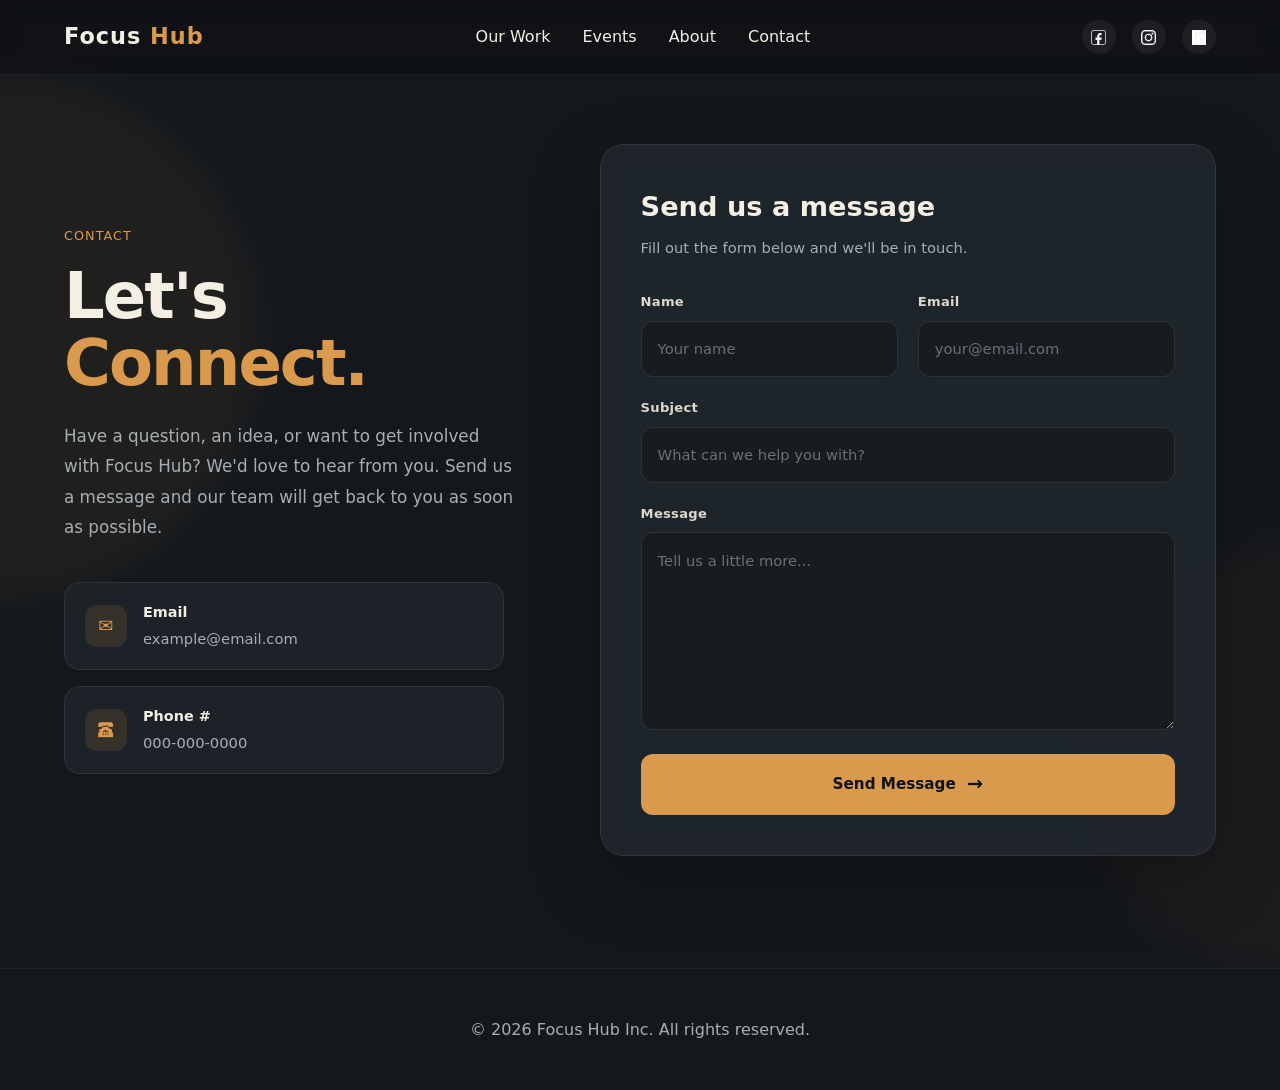
<file: contact.html>
<!DOCTYPE html>
<html lang="en">
<head>
<meta charset="UTF-8">
<meta name="viewport" content="width=device-width, initial-scale=1">
<title>Focus Hub Inc. | Amplifying Indigenous & Immigrant Stories</title>
<link rel="stylesheet" href="styles.css">
</head>
<body>

<header>
  <a href="index.html" class="logo">Focus <span>Hub</span></a>
  <nav>
    <ul>
      <li><a href="whatwedo.html">Our Work</a></li>
      <li><a href="events.html">Events</a></li>
      <li><a href="hiring.html">About</a></li>
      <li><a href="contact.html">Contact</a></li>
    </ul>
  </nav>
  <div class="socials">
    <a href="https://www.facebook.com/profile.php?id=61550973968345" target="_blank" aria-label="Facebook"><img src="images/facebookLogo.png" height="15"></a>
    <a href="https://www.instagram.com/we.are.focushub/" target="_blank" aria-label="Instagram"><img src="images/instaLogo.png" height="15"></a>
    <a href="https://www.linkedin.com/company/focus-hub-inc/" target="_blank" aria-label="LinkedIn"><img src="images/linkedinLoho.png" height="15"></a>
  </div>
</header>

<section id="contact" class="contact-page">
  <div class="contact-container">

    <div class="contact-intro reveal">
      <div class="eyebrow">CONTACT</div>
      <h1>Let's <span>Connect.</span></h1>
      <p>
        Have a question, an idea, or want to get involved with Focus Hub?
        We'd love to hear from you. Send us a message and our team will
        get back to you as soon as possible.
      </p>

      <div class="contact-details">
        <a class="contact-detail-card" href="mailto:example@email.com">
          <div class="contact-icon">✉</div>
          <div><strong>Email</strong><span>example@email.com</span></div>
        </a>

        <div class="contact-detail-card">
          <div class="contact-icon">🕿</div>
          <div><strong>Phone #</strong><span>000-000-0000</span></div>
        </div>
      </div>
    </div>

    <div class="contact-form-card reveal">
      <div class="form-heading">
        <h2>Send us a message</h2>
        <p>Fill out the form below and we'll be in touch.</p>
      </div>

      <form class="contact-form" action="#" method="POST">
        <div class="form-row">
          <div class="form-group">
            <label for="name">Name</label>
            <input type="text" id="name" name="name" placeholder="Your name"
                   autocomplete="name" required>
          </div>
          <div class="form-group">
            <label for="email">Email</label>
            <input type="email" id="email" name="email"
                   placeholder="your@email.com" autocomplete="email" required>
          </div>
        </div>

        <div class="form-group">
          <label for="subject">Subject</label>
          <input type="text" id="subject" name="subject"
                 placeholder="What can we help you with?" required>
        </div>

        <div class="form-group">
          <label for="message">Message</label>
          <textarea id="message" name="message" rows="7"
                    placeholder="Tell us a little more..." required></textarea>
        </div>

        <button class="contact-submit" type="submit">
          Send Message <span>→</span>
        </button>
      </form>
    </div>

  </div>
</section>

<footer>
  © 2026 Focus Hub Inc. All rights reserved.
</footer>

<script src="script.js"></script>
</body>
</html>
</file>
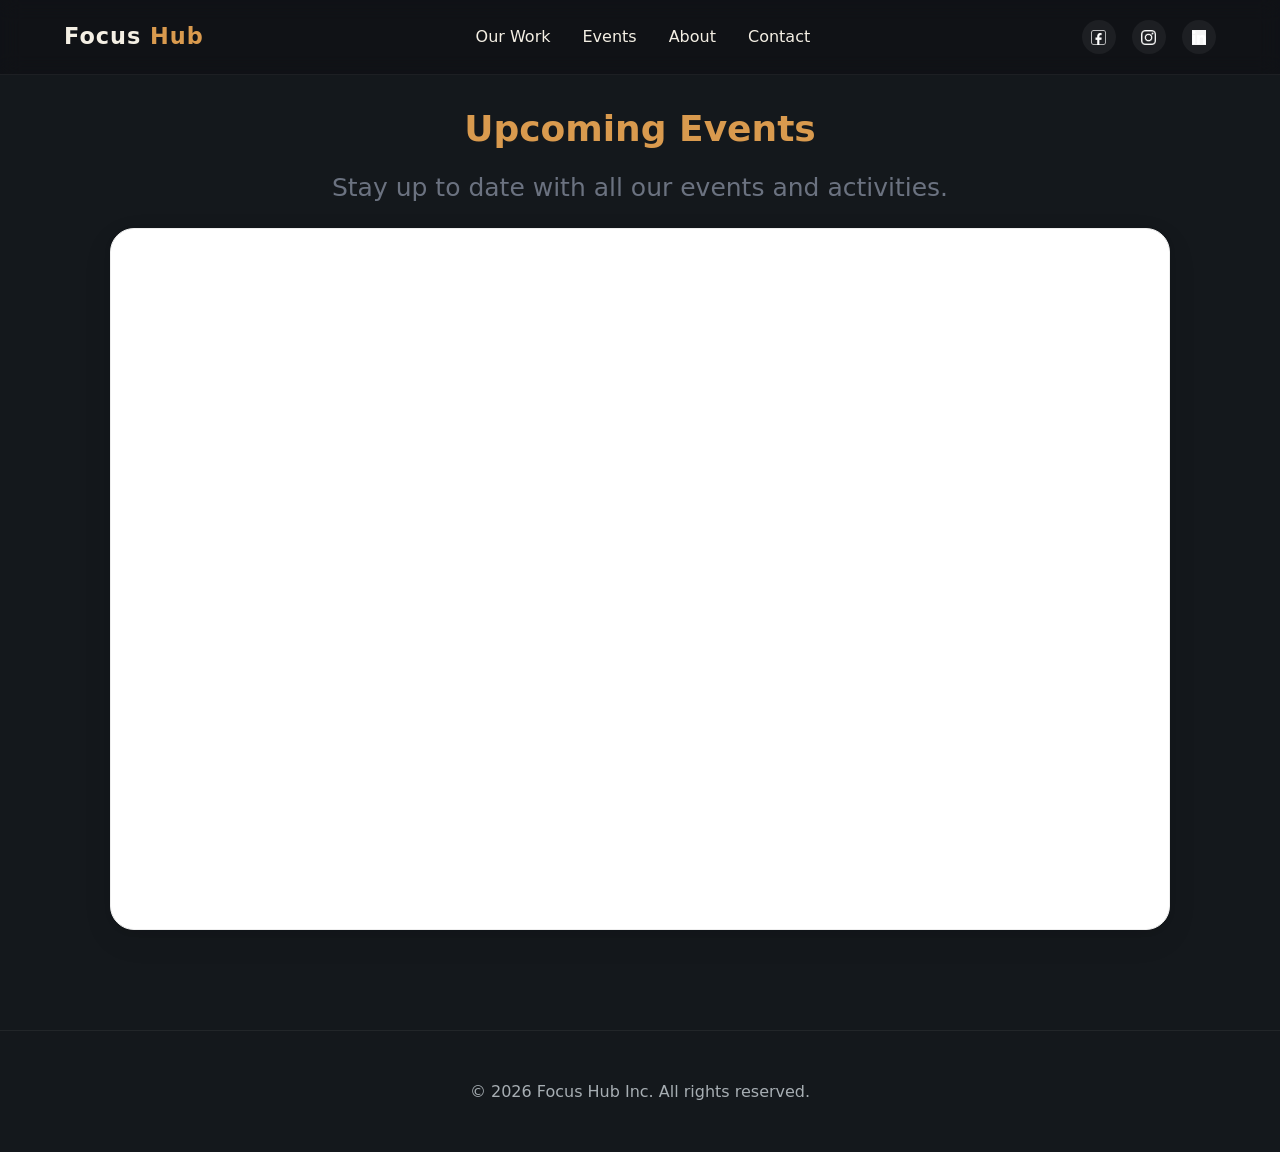
<file: events.html>
<!DOCTYPE html>
<html lang="en">
<head>
<meta charset="UTF-8">
<meta name="viewport" content="width=device-width, initial-scale=1">
<title>Focus Hub Inc. | Amplifying Indigenous & Immigrant Stories</title>
<link rel="stylesheet" href="styles.css">
</head>
<body>

<header>
  <a href="index.html" class="logo">Focus <span>Hub</span></a>
  <nav>
    <ul>
      <li><a href="whatwedo.html">Our Work</a></li>
      <li><a href="events.html">Events</a></li>
      <li><a href="hiring.html">About</a></li>
      <li><a href="contact.html">Contact</a></li>
    </ul>
  </nav>
  <div class="socials">
    <a href="https://www.facebook.com/profile.php?id=61550973968345" target="_blank" aria-label="Facebook"><img src="images/facebookLogo.png" height="15"></a>
    <a href="https://www.instagram.com/we.are.focushub/" target="_blank" aria-label="Instagram"><img src="images/instaLogo.png" height="15"></a>
    <a href="https://www.linkedin.com/company/focus-hub-inc/" target="_blank" aria-label="LinkedIn"><img src="images/linkedinLoho.png" height="15"></a>
  </div>
</header>


<div class="calendar-section">
  <div class="calendar-header">
    <h2>Upcoming Events</h2>
    <p>Stay up to date with all our events and activities.</p>
  </div>

  <div class="calendar-wrapper">
    <iframe
      src="https://calendar.google.com/calendar/embed?src=ziadtarek05%40gmail.com&ctz=America%2FWinnipeg"
      frameborder="0"
      scrolling="no">
    </iframe>
  </div>
</div>

<footer>
  © 2026 Focus Hub Inc. All rights reserved.
</footer>
<script src="script.js"></script>
</body>
</html>
</file>
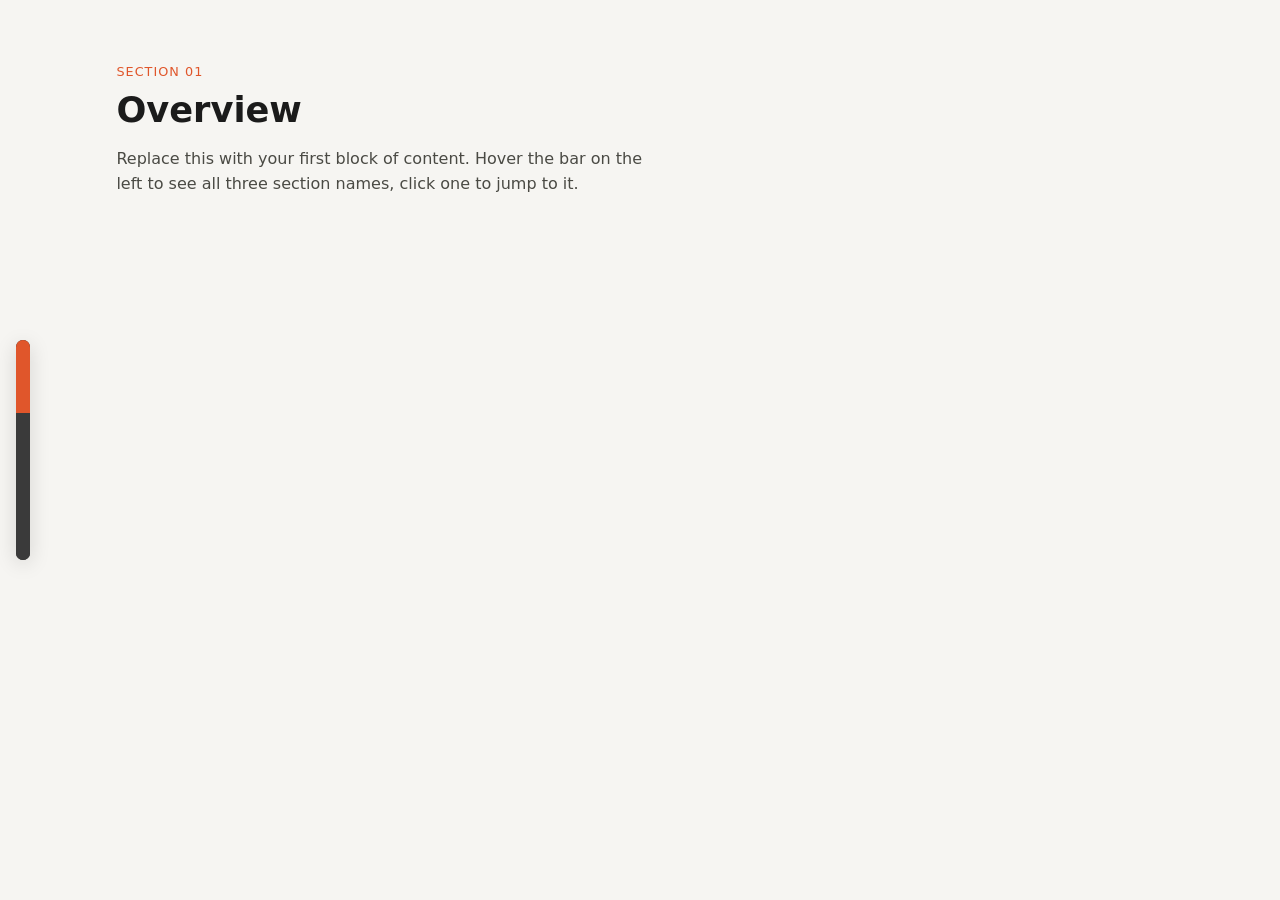
<file: side-nav.html>
<!DOCTYPE html>
<html lang="en">
<head>
<meta charset="UTF-8">
<title>Side Nav Demo</title>
<style>
  :root{
    --ink:#1b1b1b;
    --paper:#f6f5f2;
    --rail:#1b1b1b;
    --accent:#e0562b;
    --muted:#9a9a92;
  }

  *{box-sizing:border-box;}

  body{
    margin:0;
    font-family:'Segoe UI', system-ui, sans-serif;
    background:var(--paper);
    color:var(--ink);
    display:flex;
    min-height:100vh;
  }

  /* ---------- RAIL ---------- */
  .rail{
    position:fixed;
    top:50%;
    left:16px;
    transform:translateY(-50%);
    height:220px;
    width:14px;
    background:var(--rail);
    border-radius:8px;
    display:flex;
    flex-direction:column;
    justify-content:center;
    gap:0;
    z-index:100;
    transition:width .35s cubic-bezier(.4,0,.2,1);
    overflow:hidden;
    box-shadow:0 4px 20px rgba(0,0,0,.15);
  }

  .rail:hover{
    width:220px;
  }

  .rail-item{
    position:relative;
    display:flex;
    align-items:center;
    height:33.33%;
    cursor:pointer;
  }

  /* thin segment indicator, always visible */
  .rail-bar{
    width:14px;
    min-width:14px;
    height:100%;
    background:#3a3a3a;
    transition:background .25s ease;
  }

  .rail-item.active .rail-bar{
    background:var(--accent);
  }

  .rail-item:hover .rail-bar{
    background:var(--accent);
  }

  /* label revealed on rail hover */
  .rail-label{
    white-space:nowrap;
    color:#eee;
    font-size:14px;
    letter-spacing:.03em;
    padding-left:18px;
    opacity:0;
    transform:translateX(-8px);
    transition:opacity .25s ease .05s, transform .25s ease .05s;
  }

  .rail:hover .rail-label{
    opacity:1;
    transform:translateX(0);
  }

  .rail-item.active .rail-label{
    color:var(--accent);
    font-weight:600;
  }

  .rail-index{
    color:var(--muted);
    font-size:11px;
    margin-right:10px;
    font-variant-numeric:tabular-nums;
  }

  .rail-item.active .rail-index{
    color:var(--accent);
  }

  /* ---------- CONTENT ---------- */
  .content{
    margin-left:14px;
    padding:64px 8vw;
    max-width:760px;
  }

  .panel{
    display:none;
    animation:fade .4s ease;
  }

  .panel.active{
    display:block;
  }

  @keyframes fade{
    from{opacity:0; transform:translateY(6px);}
    to{opacity:1; transform:translateY(0);}
  }

  .panel h1{
    font-size:2.2rem;
    margin:0 0 .4rem;
  }

  .panel p{
    line-height:1.6;
    color:#4a4a44;
  }

  .eyebrow{
    color:var(--accent);
    font-size:.8rem;
    letter-spacing:.08em;
    text-transform:uppercase;
    margin-bottom:.6rem;
  }
</style>
</head>
<body>

<nav class="rail" id="rail">
  <div class="rail-item active" data-target="0">
    <div class="rail-bar"></div>
    <span class="rail-label"><span class="rail-index">01</span>Overview</span>
  </div>
  <div class="rail-item" data-target="1">
    <div class="rail-bar"></div>
    <span class="rail-label"><span class="rail-index">02</span>Details</span>
  </div>
  <div class="rail-item" data-target="2">
    <div class="rail-bar"></div>
    <span class="rail-label"><span class="rail-index">03</span>Contact</span>
  </div>
</nav>

<main class="content">
  <section class="panel active" data-panel="0">
    <div class="eyebrow">Section 01</div>
    <h1>Overview</h1>
    <p>Replace this with your first block of content. Hover the bar on the left to see all three section names, click one to jump to it.</p>
  </section>

  <section class="panel" data-panel="1">
    <div class="eyebrow">Section 02</div>
    <h1>Details</h1>
    <p>Replace this with your second block of content.</p>
  </section>

  <section class="panel" data-panel="2">
    <div class="eyebrow">Section 03</div>
    <h1>Contact</h1>
    <p>Replace this with your third block of content.</p>
  </section>
</main>

<script>
  const items = document.querySelectorAll('.rail-item');
  const panels = document.querySelectorAll('.panel');

  items.forEach(item => {
    item.addEventListener('click', () => {
      const target = item.dataset.target;

      items.forEach(i => i.classList.remove('active'));
      panels.forEach(p => p.classList.remove('active'));

      item.classList.add('active');
      document.querySelector(`.panel[data-panel="${target}"]`).classList.add('active');
    });
  });
</script>

</body>
</html>
</file>
<file: styles.css>
:root{
  --bg: #14181c;
  --bg-alt: #1b2126;
  --card: #20272d;
  --accent: #d99a4e;   /* prairie wheat / film-reel amber */
  --accent2: #b5563a;  /* clay / prairie soil */
  --text: #f4efe4;
  --muted: #a7aeb3;
  --line: rgba(244,239,228,0.08);
  --max: 1180px;
}
*{margin:0;padding:0;box-sizing:border-box;}
body{
  font-family: 'Segoe UI', system-ui, sans-serif;
  background: var(--bg);
  color: var(--text);
  line-height: 1.6;
  -webkit-font-smoothing:antialiased;
}
a{color:inherit;text-decoration:none;}

/* Header */
header{
  position: fixed;
  top:0; left:0; right:0;
  z-index: 100;
  display:flex; justify-content:space-between; align-items:center;
  padding: 1.2rem 5%;
  background: rgba(15,17,21,0.75);
  backdrop-filter: blur(10px);
  border-bottom: 1px solid rgba(255,255,255,0.06);
}
.logo{font-size:1.4rem; font-weight:700; letter-spacing:1px;}
.logo span{color:var(--accent);}
nav ul{display:flex; gap:2rem; list-style:none;}
nav a{font-weight:500; transition:color .2s;}
nav a:hover{color:var(--accent);}
.socials{display:flex; gap:1rem;}
.socials a{width:34px;height:34px;border-radius:50%;background:rgba(255,255,255,0.06);
  display:flex;align-items:center;justify-content:center;font-size:.9rem;transition:.2s;}
.socials a:hover{background:var(--accent); color:#000;}

/* Hero */
.hero{
  position:relative;
  height:100vh;
  display:flex; align-items:center; justify-content:center;
  text-align:center;
  overflow:hidden;
}
.hero-bg{
  position:absolute; inset:0;
  background: url('https://static.wixstatic.com/media/11062b_9fb4ed3bb8f74b46b76a8df7dc639859~mv2.jpeg') center/cover no-repeat;
  filter: brightness(0.4);
}
.hero-content{position:relative; z-index:2; max-width:800px; padding:0 1.5rem;}
.hero-content h1{
  font-size: clamp(2.2rem, 5vw, 4rem);
  margin-bottom:1.2rem;
  font-weight:800;
}
.hero-content h1 .highlight{color:var(--accent);}
.hero-content p{
  color:var(--muted);
  font-size:1.1rem;
  margin-bottom:2rem;
}
.btn{
  display:inline-block;
  padding:0.9rem 2.2rem;
  background:var(--accent);
  color:#0f1115;
  font-weight:700;
  border-radius:50px;
  transition:.2s;
}
.btn:hover{background:var(--accent2); transform:translateY(-2px);}
.btn.outline{
  background:transparent;
  border:2px solid var(--accent);
  color:var(--accent);
  margin-left:1rem;
}
.btn.outline:hover{background:var(--accent); color:#0f1115;}

/* Sections */
section{padding: 6rem 5%;}
.section-title{
  text-align:center;
  font-size:2.4rem;
  margin-bottom:1rem;
  font-weight:800;
}
.section-sub{
  text-align:center;
  color:var(--muted);
  max-width:650px;
  margin: 0 auto 3.5rem;
}

/* Cards grid */
.grid{
  max-width:var(--max);
  margin:0 auto;
  display:grid;
  grid-template-columns:repeat(auto-fit,minmax(260px,1fr));
  gap:2rem;
}
.card{
  background:var(--bg-alt);
  border-radius:16px;
  padding:2.2rem;
  text-align:center;
  border:1px solid rgba(255,255,255,0.05);
  transition:.3s;
}
.card:hover{
  transform: translateY(-6px);
  border-color: var(--accent);
}
.card .num{
  font-size:2.4rem;
  font-weight:800;
  color:var(--accent);
  margin-bottom:1rem;
}
.card h3{margin-bottom:.8rem; font-size:1.3rem;}
.card p{color:var(--muted); font-size:.95rem;}

/* About */
.about{
  background:var(--bg-alt);
}
.about-grid{
  max-width:var(--max);
  margin:0 auto;
  display:grid;
  grid-template-columns: 1fr 1fr;
  gap:3rem;
  align-items:center;
}
.about img{width:100%; border-radius:16px;}
.about h2{font-size:2.2rem; margin-bottom:1.2rem;}
.about p{color:var(--muted); margin-bottom:1.2rem;}
@media(max-width:768px){.about-grid{grid-template-columns:1fr;}}

/* Contact / CTA */
.cta{
  text-align:center;
  background: linear-gradient(135deg, var(--accent), var(--accent2));
  color:#0f1115;
  border-radius:24px;
  padding:4rem 2rem;
  max-width:var(--max);
  margin:0 auto;
}
.cta h2{font-size:2.2rem; margin-bottom:1rem;}
.cta .btn{background:#0f1115; color:#fff;}
.cta .btn:hover{background:#222;}

/* Footer */
footer{
  text-align:center;
  padding:3rem 5%;
  color:var(--muted);
  border-top:1px solid rgba(255,255,255,0.06);
}

/* Scroll-reveal animation */
.reveal{
  opacity:0;
  transform: translateY(30px);
  transition: opacity .6s ease, transform .6s ease;
}
.reveal.visible{
  opacity:1;
  transform: translateY(0);
}

@media(max-width:768px){
  nav{display:none;}
}

/* ---------- RAIL ---------- */
.rail{
  position:fixed;
  top:50%;
  left:16px;
  transform:translateY(-50%);
  height:220px;
  width:14px;
  background:var(--rail);
  border-radius:8px;
  display:flex;
  flex-direction:column;
  justify-content:center;
  gap:0;
  z-index:100;
  transition:width .35s cubic-bezier(.4,0,.2,1);
  overflow:hidden;
  box-shadow:0 4px 20px rgba(0,0,0,.15);
}

.rail:hover{
  width:220px;
}

.rail-item{
  position:relative;
  display:flex;
  align-items:center;
  height:33.33%;
  cursor:pointer;
}

/* thin segment indicator, always visible */
.rail-bar{
  width:14px;
  min-width:14px;
  height:100%;
  background:#3a3a3a;
  transition:background .25s ease;
}

.rail-item.active .rail-bar{
  background:var(--accent);
}

.rail-item:hover .rail-bar{
  background:var(--accent);
}

/* label revealed on rail hover */
.rail-label{
  white-space:nowrap;
  color:#eee;
  font-size:14px;
  letter-spacing:.03em;
  padding-left:18px;
  opacity:0;
  transform:translateX(-8px);
  transition:opacity .25s ease .05s, transform .25s ease .05s;
}

.rail:hover .rail-label{
  opacity:1;
  transform:translateX(0);
}

.rail-item.active .rail-label{
  color:var(--accent);
  font-weight:600;
}

.rail-index{
  color:var(--muted);
  font-size:11px;
  margin-right:10px;
  font-variant-numeric:tabular-nums;
}

.rail-item.active .rail-index{
  color:var(--accent);
}

/* ---------- CONTENT ---------- */
.content{
  width:100%;
  padding:0 8vw 0 200px;
}

.panel{
  width:100%;
  min-height:100vh;
  gap:6vw;
  align-items:center;
  grid-template-columns:1fr 1fr;
  display:grid;
  padding:80px 0;
}

.panel h1{
  font-size:2.4rem;
  margin:0 0 .6rem;
  line-height:1.1;
}

.panel p{
  line-height:1.7;
  color:#4a4a44;
  max-width:44ch;
}

.eyebrow{
  color:var(--accent);
  font-size:.8rem;
  letter-spacing:.08em;
  text-transform:uppercase;
  margin-bottom:.8rem;
}

/* image side */
.media{
  position:relative;
  width:100%;
}

.media img{
  width:100%;
  height:auto;
  display:block;
  border-radius:10px;
  box-shadow:0 12px 30px rgba(0,0,0,.15);
}

.media-link{
  position:absolute;
  right:14px;
  bottom:14px;
  background:var(--ink);
  color:#fff;
  text-decoration:none;
  font-size:.8rem;
  letter-spacing:.02em;
  padding:9px 16px;
  border-radius:999px;
  display:inline-flex;
  align-items:center;
  gap:6px;
  box-shadow:0 6px 16px rgba(0,0,0,.25);
  transition:background .2s ease, transform .2s ease;
}

.media-link:hover{
  background:var(--accent);
  transform:translateY(-2px);
}

.media-link svg{
  width:12px;
  height:12px;
}

@media (max-width: 780px){
  .panel{
    grid-template-columns:1fr;
    min-height:auto;
    padding:60px 0;
  }
  .content{
    padding:0 8vw 0 60px;
  }
}

/* ---------- MISSION QUOTE ---------- */
.mission{
  padding:6rem 5%;
  border-bottom:1px solid var(--line);
}
.mission-inner{
  max-width:820px;
  margin:0 auto;
  text-align:center;
  position:relative;
}
.mission-mark{
  font-family:'Fraunces', serif;
  font-size:4rem;
  color:var(--accent);
  line-height:1;
  margin-bottom:.5rem;
  opacity:.7;
}
.mission p{
  font-family:'Fraunces', serif;
  font-size:clamp(1.4rem, 2.6vw, 2rem);
  font-weight:400;
  line-height:1.4;
  color:#ece7da;
}
.mission-sub{
  margin-top:1.6rem;
  color:var(--muted);
  font-family:'Inter', sans-serif !important;
  font-size:.95rem !important;
}
 
/* ---------- WHAT WE DO ---------- */
section{padding:6rem 5%;}
.section-head{
  max-width:var(--max);
  margin:0 auto 3rem;
}
.section-head .eyebrow{margin-bottom:.8rem;}
.section-head h2{
  font-size:clamp(1.8rem, 3vw, 2.4rem);
  font-weight:600;
}
.section-head p{
  color:var(--muted);
  max-width:56ch;
  margin-top:.8rem;
}
 
.grid3{
  max-width:var(--max);
  margin:0 auto;
  display:grid;
  grid-template-columns:repeat(auto-fit,minmax(260px,1fr));
  gap:1.6rem;
}
.pillar{
  background:var(--card);
  border:1px solid var(--line);
  border-radius:18px;
  padding:2.2rem;
  transition:.25s;
}
.pillar:hover{
  border-color:var(--accent);
  transform:translateY(-5px);
}
.pillar .tag{
  font-size:.75rem;
  letter-spacing:.1em;
  text-transform:uppercase;
  color:var(--accent);
  font-weight:700;
  margin-bottom:1rem;
  display:block;
}
.pillar h3{font-size:1.25rem; margin-bottom:.7rem; font-weight:600;}
.pillar p{color:var(--muted); font-size:.95rem;}
 
/* ---------- ABOUT / BEHIND THE SCENES ---------- */
.about{background:var(--bg-alt);}
.about-grid{
  max-width:var(--max);
  margin:0 auto;
  display:grid;
  grid-template-columns:1fr 1.15fr;
  gap:3.5rem;
  align-items:center;
}
.about-media{position:relative;}
.about-media img{
  border-radius:16px;
  box-shadow:0 20px 50px rgba(0,0,0,.4);
}
.about-media-cap{
  position:absolute;
  left:16px; bottom:-16px;
  background:var(--bg);
  border:1px solid var(--line);
  padding:.6rem 1rem;
  border-radius:10px;
  font-size:.78rem;
  color:var(--muted);
}
.about-text h2{font-size:2rem; margin-bottom:1.1rem; font-weight:600;}
.about-text p{color:var(--muted); margin-bottom:1.1rem;}
.about-text ul{list-style:none; margin-top:1.4rem; display:grid; gap:.8rem;}
.about-text li{
  display:flex; align-items:baseline; gap:.7rem;
  font-size:.95rem; color:#d8d3c6;
}
.about-text li::before{
  content:'';
  width:6px; height:6px;
  border-radius:50%;
  background:var(--accent);
  flex-shrink:0;
  transform:translateY(-2px);
}
 
@media(max-width:900px){
  .about-grid{grid-template-columns:1fr;}
}
 
/* ---------- OPEN ROLES ---------- */
.roles-frame-wrap{
  max-width:var(--max);
  margin:0 auto;
  border:1px solid var(--line);
  border-radius:20px;
  overflow:hidden;
  background:var(--card);
}
.roles-frame-bar{
  display:flex;
  align-items:center;
  justify-content:space-between;
  padding:.9rem 1.4rem;
  border-bottom:1px solid var(--line);
  font-size:.85rem;
  color:var(--muted);
}
.roles-frame-bar a{
  color:var(--accent);
  font-weight:600;
  display:inline-flex;
  align-items:center;
  gap:.4rem;
}
.roles-frame-bar a:hover{color:var(--accent2);}
.roles-dots{display:flex; gap:6px;}
.roles-dots span{width:9px; height:9px; border-radius:50%; background:#3a4148;}
 
iframe.roles-frame{
  width:100%;
  height:640px;
  border:0;
  display:block;
  background:#fff;
}
 
.roles-fallback{
  display:none;
  padding:3.5rem 2rem;
  text-align:center;
  color:var(--muted);
}
.roles-fallback.show{display:block;}

.calendar-section {
  max-width: 1100px;
  margin: 100px auto;
  padding: 0 20px;
  text-align: center;
}

.calendar-header {
  margin-bottom: 20px;
}

.calendar-header h2 {
  font-size: 36px;
  font-weight: 700;
  margin-bottom: 10px;
  color: var(--accent);
}

.calendar-header p {
  font-size: 25px;
  color: #6b7280;
  margin: 0;
}

.calendar-wrapper {
  width: 100%;
  background: white;
  border-radius: 24px;
  overflow: hidden;

  /* subtle depth */
  box-shadow:
    0 10px 30px rgba(0, 0, 0, 0.08),
    0 2px 8px rgba(0, 0, 0, 0.04);

  border: 1px solid #eeeeee;
}

.calendar-wrapper iframe {
  display: block;
  width: 100%;
  height: 700px;
  border: none;
}

/* ---------- CONTACT PAGE ---------- */
.contact-page{
  position:relative;
  min-height:calc(100vh - 80px);
  padding:9rem 5% 7rem;
  overflow:hidden;
}
.contact-page::before,.contact-page::after{
  content:"";position:absolute;border-radius:50%;pointer-events:none;
  filter:blur(20px);opacity:.055;
}
.contact-page::before{width:520px;height:520px;top:8%;left:-260px;background:var(--accent);}
.contact-page::after{width:420px;height:420px;right:-220px;bottom:0;background:var(--accent2);}
.contact-container{
  position:relative;z-index:1;max-width:var(--max);margin:0 auto;
  display:grid;grid-template-columns:.85fr 1.15fr;gap:5rem;align-items:center;
}
.contact-intro .eyebrow{margin-bottom:1rem;}
.contact-intro h1{
  font-size:clamp(2.8rem,5vw,4.5rem);line-height:1.05;margin-bottom:1.5rem;
  font-weight:800;letter-spacing:-.03em;
}
.contact-intro h1 span{color:var(--accent);}
.contact-intro>p{max-width:48ch;color:var(--muted);font-size:1.05rem;line-height:1.8;}
.contact-details{margin-top:2.5rem;display:grid;gap:1rem;max-width:440px;}
.contact-detail-card{
  display:flex;align-items:center;gap:1rem;padding:1.15rem 1.25rem;
  background:rgba(32,39,45,.72);border:1px solid var(--line);border-radius:16px;
  transition:.25s ease;
}
.contact-detail-card:hover{
  transform:translateX(5px);border-color:rgba(217,154,78,.55);background:var(--card);
}
.contact-icon{
  width:42px;height:42px;flex:0 0 42px;display:flex;align-items:center;
  justify-content:center;border-radius:12px;background:rgba(217,154,78,.12);
  color:var(--accent);font-size:1.15rem;
}
.contact-detail-card strong{display:block;color:var(--text);font-size:.9rem;margin-bottom:.15rem;}
.contact-detail-card span{display:block;color:var(--muted);font-size:.92rem;}
.contact-form-card{
  background:rgba(32,39,45,.88);border:1px solid var(--line);border-radius:24px;
  padding:2.5rem;box-shadow:0 24px 70px rgba(0,0,0,.28);backdrop-filter:blur(12px);
}
.form-heading{margin-bottom:2rem;}
.form-heading h2{font-size:1.7rem;margin-bottom:.45rem;}
.form-heading p{color:var(--muted);font-size:.92rem;}
.contact-form{display:flex;flex-direction:column;gap:1.25rem;}
.form-row{display:grid;grid-template-columns:1fr 1fr;gap:1.25rem;}
.form-group{display:flex;flex-direction:column;gap:.55rem;}
.form-group label{color:#ddd8cd;font-size:.82rem;font-weight:600;letter-spacing:.02em;}
.form-group input,.form-group textarea{
  width:100%;padding:.95rem 1rem;border:1px solid rgba(244,239,228,.1);
  border-radius:12px;outline:none;background:#171c20;color:var(--text);
  font:inherit;font-size:.92rem;transition:border-color .2s,box-shadow .2s,background .2s;
}
.form-group input{min-height:50px;}
.form-group textarea{resize:vertical;min-height:150px;}
.form-group input::placeholder,.form-group textarea::placeholder{color:#687078;}
.form-group input:focus,.form-group textarea:focus{
  border-color:var(--accent);background:#151a1e;box-shadow:0 0 0 3px rgba(217,154,78,.1);
}
.contact-submit{
  margin-top:.25rem;width:100%;min-height:54px;border:0;border-radius:12px;
  padding:.95rem 1.4rem;background:var(--accent);color:#0f1115;font:inherit;
  font-weight:700;font-size:.95rem;cursor:pointer;display:flex;align-items:center;
  justify-content:center;gap:.7rem;transition:.2s ease;
}
.contact-submit span{font-size:1.2rem;transition:transform .2s ease;}
.contact-submit:hover{
  background:#e2a65a;transform:translateY(-2px);box-shadow:0 8px 24px rgba(217,154,78,.2);
}
.contact-submit:hover span{transform:translateX(4px);}
.contact-submit:active{transform:translateY(0);}
@media(max-width:900px){
  .contact-container{grid-template-columns:1fr;gap:3rem;max-width:700px;}
  .contact-intro h1{font-size:3.2rem;}
}
@media(max-width:600px){
  .contact-page{padding:7rem 5% 5rem;}
  .contact-form-card{padding:1.5rem;border-radius:20px;}
  .form-row{grid-template-columns:1fr;}
  .contact-intro h1{font-size:2.7rem;}
} 

.brand {
  display: flex;
  align-items: center;
  gap: 5px;
}

.brand img {
  width: 100px;
  height: 65px;
  object-fit: contain;
}
</file>
